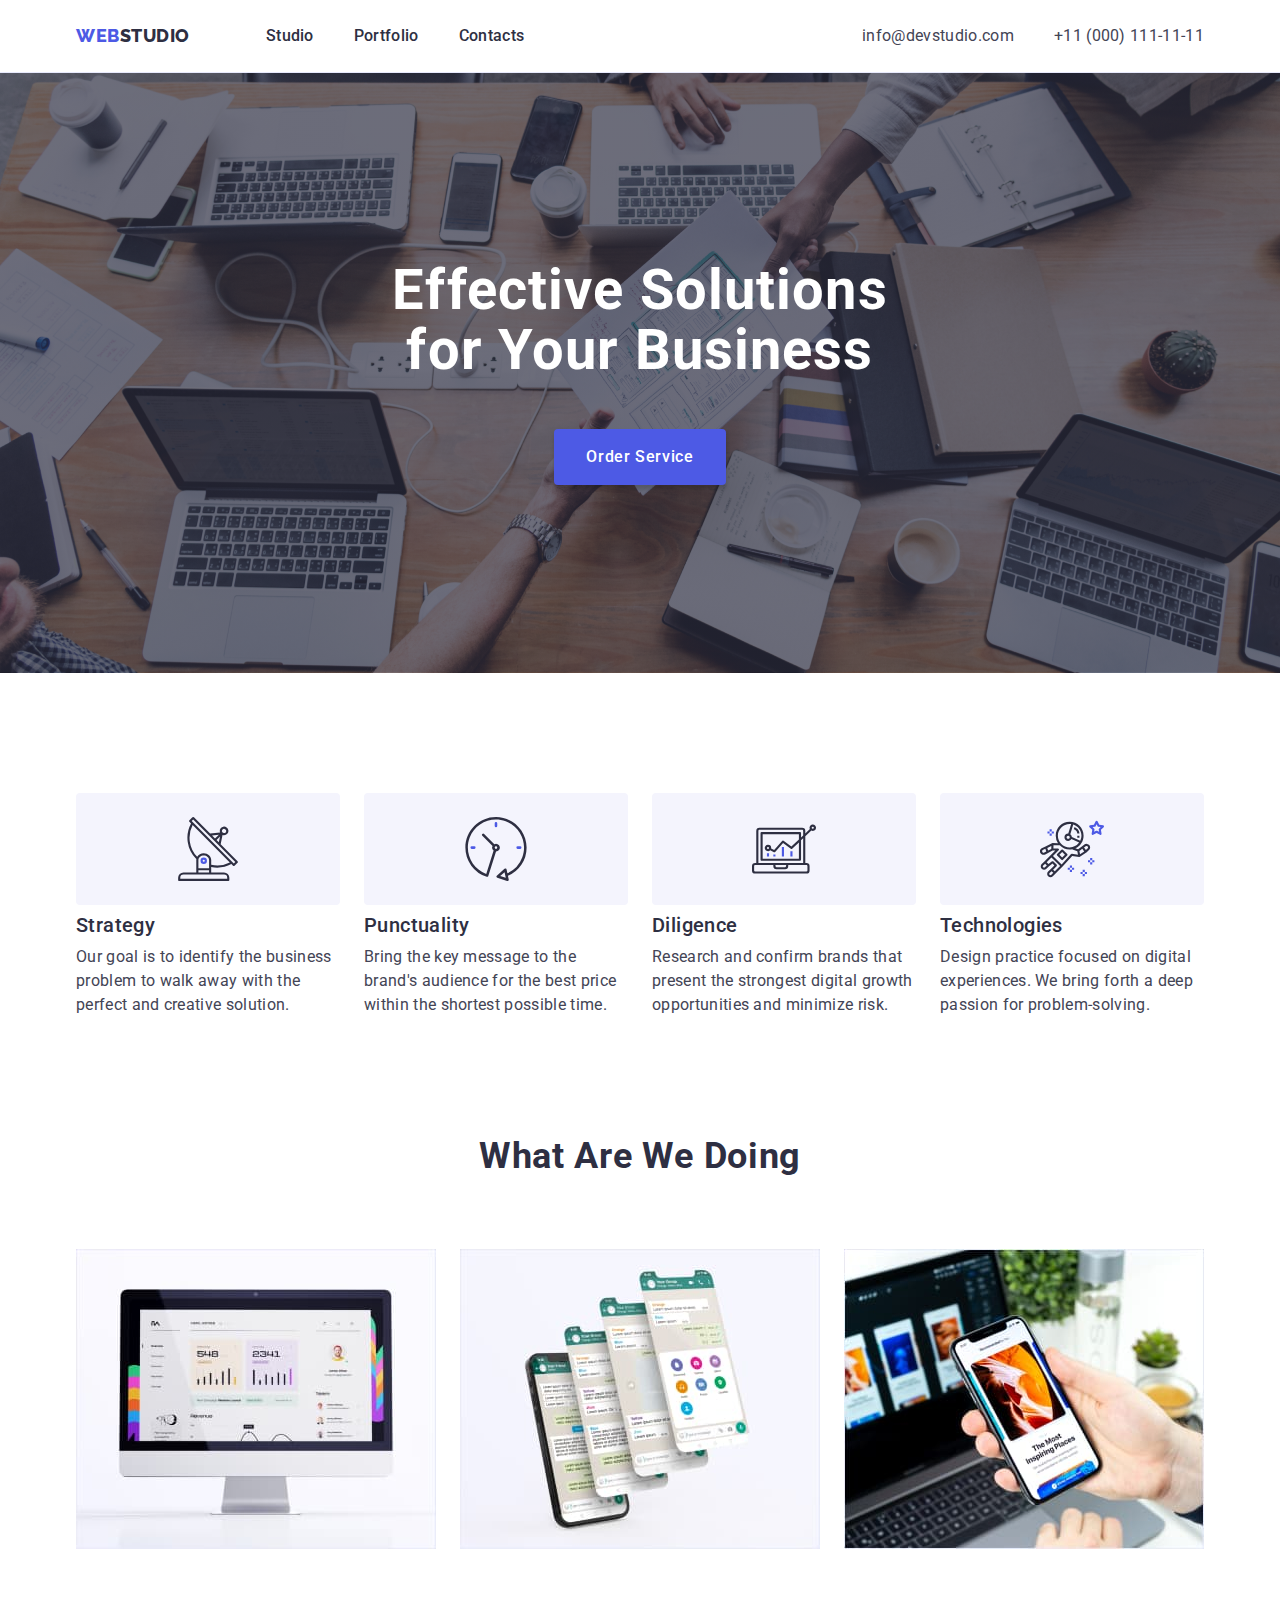
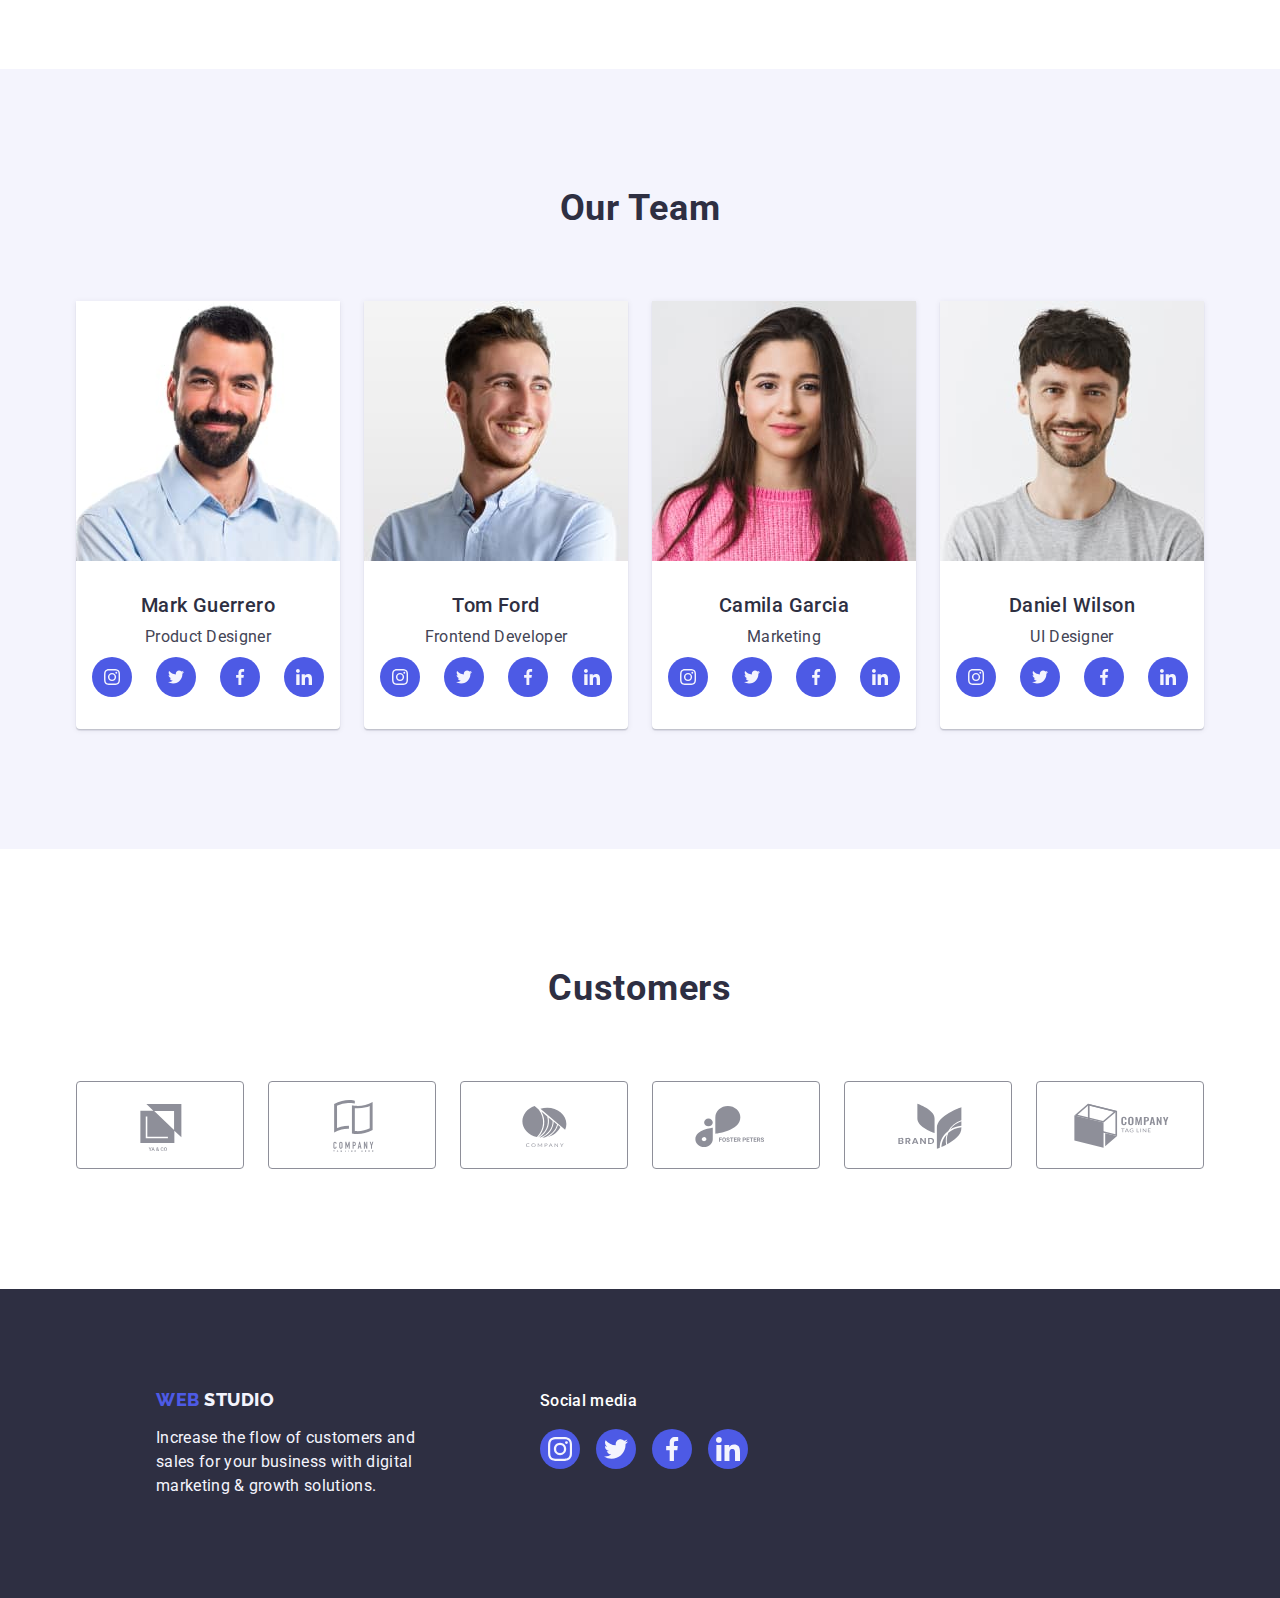
<file: index.html>
<!DOCTYPE html>
<html lang="en">
  <head>
    <meta charset="UTF-8" />
    <meta http-equiv="X-UA-Compatible" content="IE=edge" />
    <meta name="viewport" content="width=device-width, initial-scale=1.0" />
    <title>Document</title>
    <link rel="preconnect" href="https://fonts.googleapis.com" />
    <link rel="preconnect" href="https://fonts.gstatic.com" crossorigin />
    <link
      href="https://fonts.googleapis.com/css2?family=Raleway:wght@800&family=Roboto:wght@400;500;700&display=swap"
      rel="stylesheet"
    />
    <link
      rel="stylesheet"
      href="https://cdnjs.cloudflare.com/ajax/libs/modern-normalize/1.1.0/modern-normalize.min.css"
    />
    <link rel="stylesheet" href="./css/styles.css" />
  </head>

  <body>
    <!-- Шапка сторінки -->
    <header class="page-header">
      <div class="common-container container">
        <nav class="page-navigation">
          <a class="page-logo link" href="./index.html">
            Web <span class="description-first-word-page-logo">Studio</span></a
          >

          <ul class="menu list">
            <li class="menu-item">
              <a class="menu-link link" href="./index.html">Studio</a>
            </li>
            <li class="menu-item">
              <a class="menu-link link" href="./portfolio.html">Portfolio</a>
            </li>
            <li class="menu-item">
              <a class="menu-link link" href="">Contacts</a>
            </li>
          </ul>
        </nav>

        <address class="contact-information">
          <ul class="contacts list">
            <li class="contacts-item">
              <a class="contacts-element link" href="mailto:info@devstudio.com"
                >info@devstudio.com</a
              >
            </li>
            <li class="contacts-item">
              <a class="contacts-element link" href="tel:+110001111111"> +11 (000) 111-11-11</a>
            </li>
          </ul>
        </address>
      </div>
    </header>

    <!-- Унікальний контент сторінки -->
    <main>
      <!-- Перша секція. Головна інформація -->

      <section class="main-information">
        <div class="container">
          <h1 class="main-title">Effective Solutions for Your Business</h1>
          <button class="modal-open-button" type="button">Order Service</button>
        </div>
      </section>

      <!-- Друга секція. Основні принципи -->

      <section class="container-principles">
        <div class="container">
          <h2 class="main-principles" hidden>About us</h2>
          <ul class="summary list">
            <li class="title-essence-principles">
              <div class="title-essence-principles-icons">
                <svg class="title-essence-icon" aria-label="іконка антени" width="64" height="64">
                  <use href="./images/icons.svg#icon-antenna"></use>
                </svg>
              </div>
              <h3 class="principles">Strategy</h3>
              <p class="principles-description">
                Our goal is to identify the business problem to walk away with the perfect and
                creative solution.
              </p>
            </li>

            <li class="title-essence-principles">
              <div class="title-essence-principles-icons">
                <svg
                  class="title-essence-icon"
                  aria-label="іконка годинника"
                  width="64"
                  height="64"
                >
                  <use href="./images/icons.svg#icon-clock"></use>
                </svg>
              </div>
              <h3 class="principles">Punctuality</h3>
              <p class="principles-description">
                Bring the key message to the brand's audience for the best price within the shortest
                possible time.
              </p>
            </li>

            <li class="title-essence-principles">
              <div class="title-essence-principles-icons">
                <svg class="title-essence-icon" aria-label="іконка діаграми" width="64" height="64">
                  <use href="./images/icons.svg#icon-diagram"></use>
                </svg>
              </div>
              <h3 class="principles">Diligence</h3>
              <p class="principles-description">
                Research and confirm brands that present the strongest digital growth opportunities
                and minimize risk.
              </p>
            </li>

            <li class="title-essence-principles">
              <div class="title-essence-principles-icons">
                <svg
                  class="title-essence-icon"
                  aria-label="іконка астронавта"
                  width="64"
                  height="64"
                >
                  <use href="./images/icons.svg#icon-astronaut"></use>
                </svg>
              </div>
              <h3 class="principles">Technologies</h3>
              <p class="principles-description">
                Design practice focused on digital experiences. We bring forth a deep passion for
                problem-solving.
              </p>
            </li>
          </ul>
        </div>
      </section>

      <!-- Третя секція. Що ми робимо -->

      <section class="our-work">
        <div class="container">
          <h2 class="section-description">What are we doing</h2>
          <ul class="summary list">
            <li class="our-work-images">
              <img
                src="./images/what-are-we-doing/pc-screen.jpg"
                alt="photo-screen"
                width="360"
                height="300"
              />
            </li>

            <li class="our-work-images">
              <img
                src="./images/what-are-we-doing/tel-screen.jpg"
                alt="photo-tel-screen"
                width="360"
                height="300"
              />
            </li>

            <li class="our-work-images">
              <img
                src="./images/what-are-we-doing/tel.jpg"
                alt="photo-tel"
                width="360"
                height="300"
              />
            </li>
          </ul>
        </div>
      </section>

      <!-- Четверта секція. Працівники -->

      <section class="our-team-description">
        <div class="container">
          <h2 class="section-description">Our Team</h2>
          <ul class="our-team-description-list list">
            <li class="our-team-identification">
              <img src="./images/our-team/img-mark.jpg" alt="photo-mark" width="264" height="260" />
              <div class="person-information">
                <h3 class="name">Mark Guerrero</h3>
                <p class="position">Product Designer</p>
                <ul class="social-list list">
                  <li class="social-list-item">
                    <a href="" class="social-list-link">
                      <svg
                        class="social-list-icon"
                        aria-label="іконка інстаграм"
                        width="16"
                        height="16"
                      >
                        <use href="./images/icons.svg#icon-instagram"></use>
                      </svg>
                    </a>
                  </li>
                  <li class="social-list-item">
                    <a href="" class="social-list-link">
                      <svg
                        class="social-list-icon"
                        aria-label="іконка твітер"
                        width="16"
                        height="16"
                      >
                        <use href="./images/icons.svg#icon-twitter"></use>
                      </svg>
                    </a>
                  </li>
                  <li class="social-list-item">
                    <a href="" class="social-list-link">
                      <svg
                        class="social-list-icon"
                        aria-label="іконка фейсбук"
                        width="16"
                        height="16"
                      >
                        <use href="./images/icons.svg#icon-facebook"></use>
                      </svg>
                    </a>
                  </li>
                  <li class="social-list-item">
                    <a href="" class="social-list-link">
                      <svg
                        class="social-list-icon"
                        aria-label="іконка лінкедін"
                        width="16"
                        height="16"
                      >
                        <use href="./images/icons.svg#icon-linkedin"></use>
                      </svg>
                    </a>
                  </li>
                </ul>
              </div>
            </li>

            <li class="our-team-identification">
              <img src="./images/our-team/img-tom.jpg" alt="photo-tom" width="264" height="260" />
              <div class="person-information">
                <h3 class="name">Tom Ford</h3>
                <p class="position">Frontend Developer</p>
                <ul class="social-list list">
                  <li class="social-list-item">
                    <a href="" class="social-list-link">
                      <svg
                        class="social-list-icon"
                        aria-label="іконка інстаграм"
                        width="16"
                        height="16"
                      >
                        <use href="./images/icons.svg#icon-instagram"></use>
                      </svg>
                    </a>
                  </li>
                  <li class="social-list-item">
                    <a href="" class="social-list-link">
                      <svg
                        class="social-list-icon"
                        aria-label="іконка твітер"
                        width="16"
                        height="16"
                      >
                        <use href="./images/icons.svg#icon-twitter"></use>
                      </svg>
                    </a>
                  </li>
                  <li class="social-list-item">
                    <a href="" class="social-list-link">
                      <svg
                        class="social-list-icon"
                        aria-label="іконка фейсбук"
                        width="16"
                        height="16"
                      >
                        <use href="./images/icons.svg#icon-facebook"></use>
                      </svg>
                    </a>
                  </li>
                  <li class="social-list-item">
                    <a href="" class="social-list-link">
                      <svg
                        class="social-list-icon"
                        aria-label="іконка лінкедін"
                        width="16"
                        height="16"
                      >
                        <use href="./images/icons.svg#icon-linkedin"></use>
                      </svg>
                    </a>
                  </li>
                </ul>
              </div>
            </li>

            <li class="our-team-identification">
              <img
                src="./images/our-team/img-camila.jpg"
                alt="photo-camila"
                width="264"
                height="260"
              />
              <div class="person-information">
                <h3 class="name">Camila Garcia</h3>
                <p class="position">Marketing</p>
                <ul class="social-list list">
                  <li class="social-list-item">
                    <a href="" class="social-list-link">
                      <svg
                        class="social-list-icon"
                        aria-label="іконка інстаграм"
                        width="16"
                        height="16"
                      >
                        <use href="./images/icons.svg#icon-instagram"></use>
                      </svg>
                    </a>
                  </li>
                  <li class="social-list-item">
                    <a href="" class="social-list-link">
                      <svg
                        class="social-list-icon"
                        aria-label="іконка твітер"
                        width="16"
                        height="16"
                      >
                        <use href="./images/icons.svg#icon-twitter"></use>
                      </svg>
                    </a>
                  </li>
                  <li class="social-list-item">
                    <a href="" class="social-list-link">
                      <svg
                        class="social-list-icon"
                        aria-label="іконка фейсбук"
                        width="16"
                        height="16"
                      >
                        <use href="./images/icons.svg#icon-facebook"></use>
                      </svg>
                    </a>
                  </li>
                  <li class="social-list-item">
                    <a href="" class="social-list-link">
                      <svg
                        class="social-list-icon"
                        aria-label="іконка лінкедін"
                        width="16"
                        height="16"
                      >
                        <use href="./images/icons.svg#icon-linkedin"></use>
                      </svg>
                    </a>
                  </li>
                </ul>
              </div>
            </li>

            <li class="our-team-identification">
              <img
                src="./images/our-team/img-daniel.jpg"
                alt="photo-daniel"
                width="264"
                height="260"
              />
              <div class="person-information">
                <h3 class="name">Daniel Wilson</h3>
                <p class="position">UI Designer</p>
                <ul class="social-list list">
                  <li class="social-list-item">
                    <a href="" class="social-list-link">
                      <svg
                        class="social-list-icon"
                        aria-label="іконка інстаграм"
                        width="16"
                        height="16"
                      >
                        <use href="./images/icons.svg#icon-instagram"></use>
                      </svg>
                    </a>
                  </li>
                  <li class="social-list-item">
                    <a href="" class="social-list-link">
                      <svg
                        class="social-list-icon"
                        aria-label="іконка твітер"
                        width="16"
                        height="16"
                      >
                        <use href="./images/icons.svg#icon-twitter"></use>
                      </svg>
                    </a>
                  </li>
                  <li class="social-list-item">
                    <a href="" class="social-list-link">
                      <svg
                        class="social-list-icon"
                        aria-label="іконка фейсбук"
                        width="16"
                        height="16"
                      >
                        <use href="./images/icons.svg#icon-facebook"></use>
                      </svg>
                    </a>
                  </li>
                  <li class="social-list-item">
                    <a href="" class="social-list-link">
                      <svg
                        class="social-list-icon"
                        aria-label="іконка лінкедін"
                        width="16"
                        height="16"
                      >
                        <use href="./images/icons.svg#icon-linkedin"></use>
                      </svg>
                    </a>
                  </li>
                </ul>
              </div>
            </li>
          </ul>
        </div>
      </section>

      <!-- П'ята секція. Клієнти -->

      <section class="our-customers">
        <div class="container">
          <h2 class="section-description">Customers</h2>
          <ul class="icons-customers list">
            <li class="icons-customers-item">
              <a href="" class="icons-customers-link">
                <svg
                  class="icons-customers-view"
                  aria-label="логотип першого клієнта"
                  width="104"
                  height="56"
                >
                  <use href="./images/icons.svg#icon-first-client"></use>
                </svg>
              </a>
            </li>

            <li class="icons-customers-item">
              <a href="" class="icons-customers-link">
                <svg
                  class="icons-customers-view"
                  aria-label="логотип другого клієнта"
                  width="104"
                  height="56"
                >
                  <use href="./images/icons.svg#icon-second-client"></use>
                </svg>
              </a>
            </li>

            <li class="icons-customers-item">
              <a href="" class="icons-customers-link">
                <svg
                  class="icons-customers-view"
                  aria-label="логотип третього клієнта"
                  width="104"
                  height="56"
                >
                  <use href="./images/icons.svg#icon-third-client"></use>
                </svg>
              </a>
            </li>

            <li class="icons-customers-item">
              <a href="" class="icons-customers-link">
                <svg
                  class="icons-customers-view"
                  aria-label="логотип четвертого клієнта"
                  width="104"
                  height="56"
                >
                  <use href="./images/icons.svg#icon-fourth-client"></use>
                </svg>
              </a>
            </li>

            <li class="icons-customers-item">
              <a href="" class="icons-customers-link">
                <svg
                  class="icons-customers-view"
                  aria-label="логотип п'ятого клієнта"
                  width="104"
                  height="56"
                >
                  <use href="./images/icons.svg#icon-fifth-client"></use>
                </svg>
              </a>
            </li>

            <li class="icons-customers-item">
              <a href="" class="icons-customers-link">
                <svg
                  class="icons-customers-view"
                  aria-label="логотип шостого клієнта"
                  width="104"
                  height="56"
                >
                  <use href="./images/icons.svg#icon-sixth-client"></use>
                </svg>
              </a>
            </li>
          </ul>
        </div>
      </section>
    </main>

    <!-- Підвал сторінки -->

    <div class="footer-container">
      <footer class="under-logo-and-slogan">
        <div class="footer">
          <div class="footer-logo-container">
            <a class="footer-logo link" href="./portfolio.html">
              Web <span class="description-first-word-under-logo">Studio</span></a
            >
            <p class="footer-description">
              Increase the flow of customers and sales for your business with digital marketing &
              growth solutions.
            </p>
          </div>

          <div class="social-media">
            <p class="title-social-media">Social media</p>
            <ul class="social-media-list list">
              <li class="social-media-list-item">
                <a href="" class="social-media-list-link">
                  <svg
                    class="social-list-icon"
                    aria-label="іконка інстаграм"
                    width="24"
                    height="24"
                  >
                    <use href="./images/icons.svg#icon-instagram"></use>
                  </svg>
                </a>
              </li>

              <li class="social-media-list-item">
                <a href="" class="social-media-list-link">
                  <svg class="social-list-icon" aria-label="іконка твітер" width="24" height="24">
                    <use href="./images/icons.svg#icon-twitter"></use>
                  </svg>
                </a>
              </li>

              <li class="social-media-list-item">
                <a href="" class="social-media-list-link">
                  <svg class="social-list-icon" aria-label="іконка фейсбук" width="24" height="24">
                    <use href="./images/icons.svg#icon-facebook"></use>
                  </svg>
                </a>
              </li>
              <li class="social-media-list-item">
                <a href="" class="social-media-list-link">
                  <svg class="social-list-icon" aria-label="іконка лінкедін" width="24" height="24">
                    <use href="./images/icons.svg#icon-linkedin"></use>
                  </svg>
                </a>
              </li>
            </ul>
          </div>
        </div>
      </footer>
    </div>
  </body>
</html>
</file>
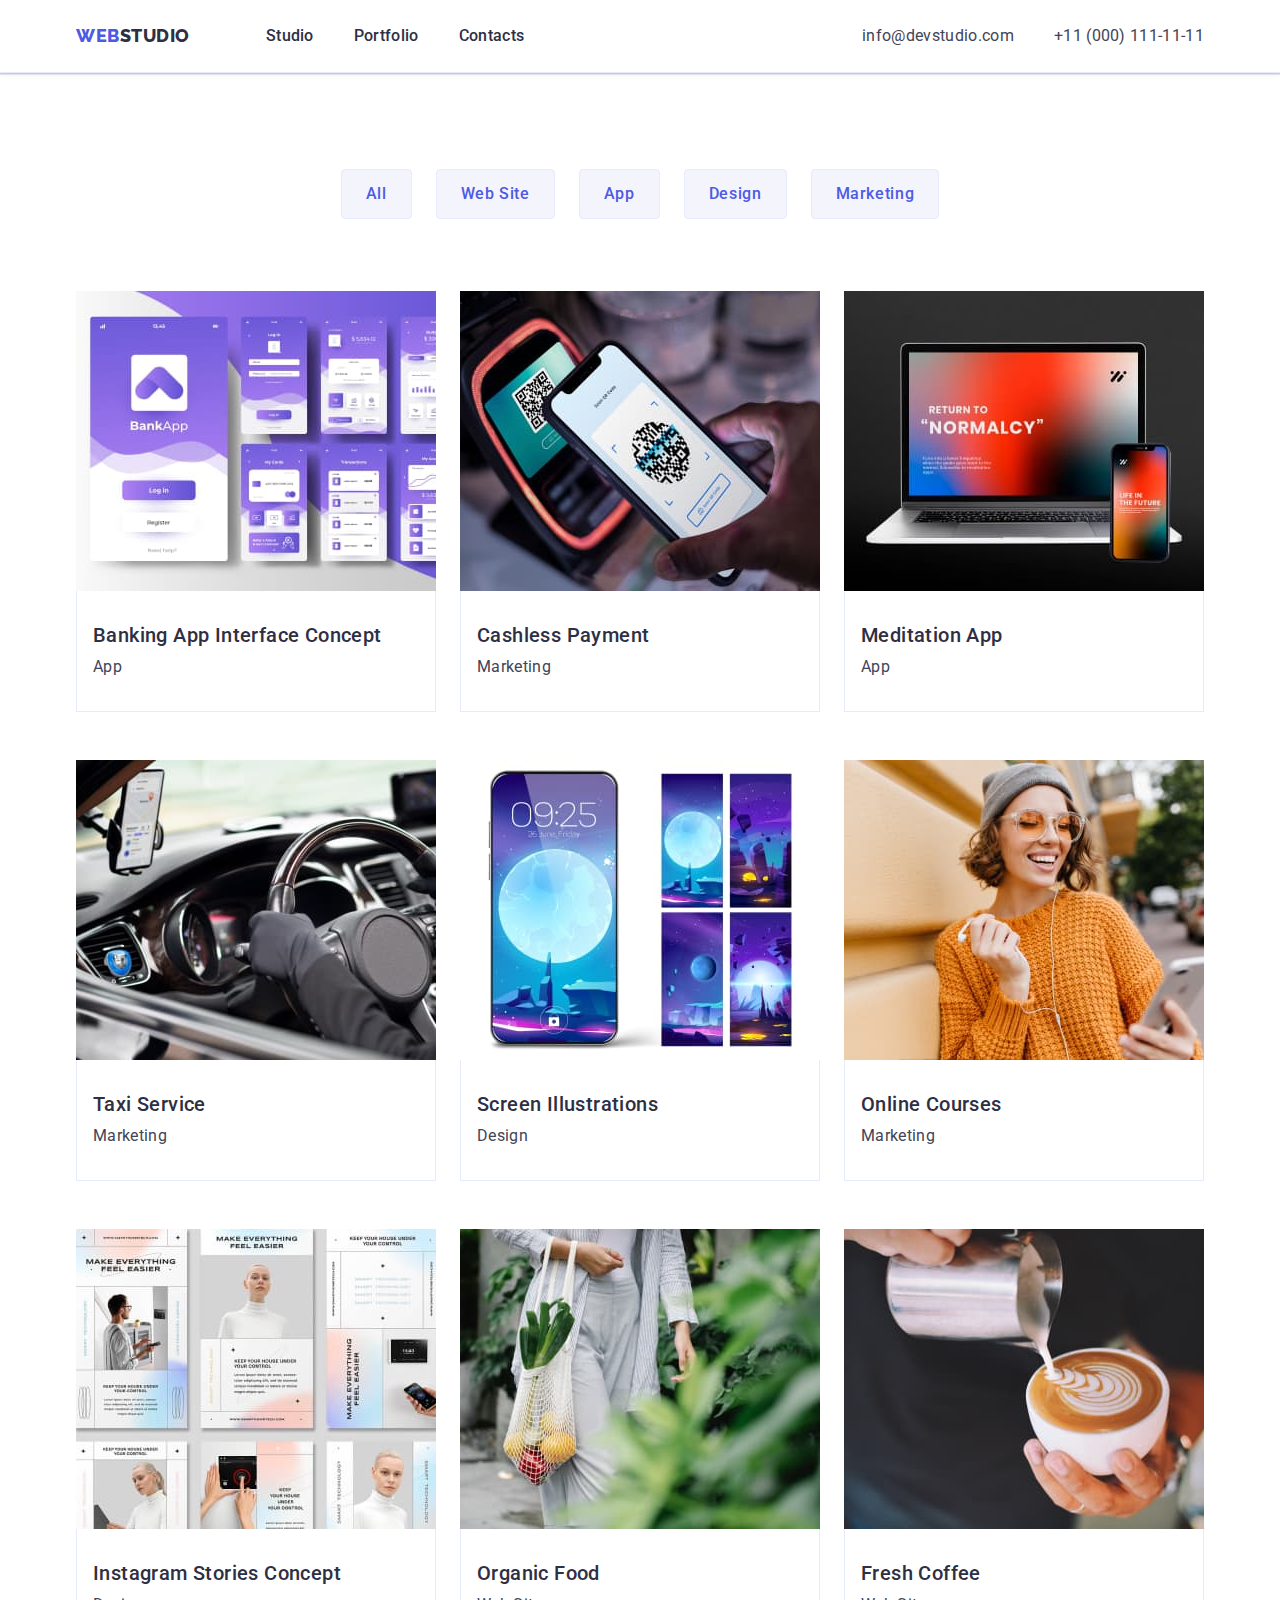
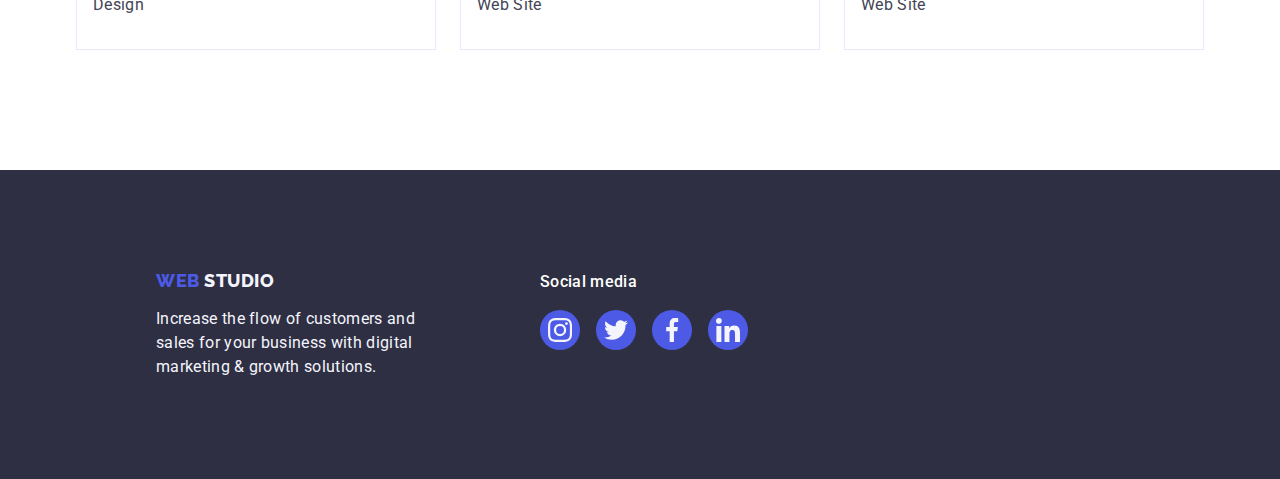
<file: portfolio.html>
<!DOCTYPE html>
<html lang="en">
  <head>
    <meta charset="UTF-8" />
    <meta http-equiv="X-UA-Compatible" content="IE=edge" />
    <meta name="viewport" content="width=device-width, initial-scale=1.0" />
    <title>Document</title>
    <link rel="preconnect" href="https://fonts.googleapis.com" />
    <link rel="preconnect" href="https://fonts.gstatic.com" crossorigin />
    <link
      href="https://fonts.googleapis.com/css2?family=Raleway:wght@800&family=Roboto:wght@400;500;700&display=swap"
      rel="stylesheet"
    />
    <link
      rel="stylesheet"
      href="https://cdnjs.cloudflare.com/ajax/libs/modern-normalize/1.1.0/modern-normalize.min.css"
    />
    <link rel="stylesheet" href="./css/styles.css" />
  </head>

  <body>
    <!-- Шапка сторінки -->
    <header class="page-header">
      <div class="common-container container">
        <nav class="page-navigation">
          <a class="page-logo link" href="./portfolio.html">
            Web <span class="description-first-word-page-logo">Studio</span></a
          >

          <ul class="menu list">
            <li class="menu-item"><a class="menu-link link" href="./index.html">Studio</a></li>
            <li class="menu-item">
              <a class="menu-link link" href="./portfolio.html">Portfolio</a>
            </li>
            <li class="menu-item"><a class="menu-link link" href="">Contacts</a></li>
          </ul>
        </nav>

        <address class="contact-information">
          <ul class="contacts list">
            <li class="contacts-item">
              <a class="contacts-element link" href="mailto:info@devstudio.com"
                >info@devstudio.com</a
              >
            </li>
            <li class="contacts-item">
              <a class="contacts-element link" href="tel:+110001111111"> +11 (000) 111-11-11</a>
            </li>
          </ul>
        </address>
      </div>
    </header>

    <!-- Унікальний контент сторінки -->
    <main>
      <section class="img-description">
        <div class="container">
          <h1 hidden>All</h1>
          <ul class="button-type list">
            <li><button class="modal-open-button-all" type="button">All</button></li>
            <li><button class="modal-open-button-all" type="button">Web Site</button></li>
            <li><button class="modal-open-button-all" type="button">App</button></li>
            <li><button class="modal-open-button-all" type="button">Design</button></li>
            <li><button class="modal-open-button-all" type="button">Marketing</button></li>
          </ul>

          <ul class="icons">
            <li class="icons-item">
              <a href="" class="review link">
                <img
                  src="./images/portfolio/banking-app.jpg"
                  alt="photo-banking-app"
                  width="360"
                  height="300"
                />
                <div class="app-name">
                  <h2 class="icons-description">Banking App Interface Concept</h2>
                  <p class="icons-type">App</p>
                </div>
              </a>
            </li>

            <li class="icons-item">
              <a href="" class="review link">
                <img
                  src="./images/portfolio/cashless-payment.jpg"
                  alt="photo-cashless-payment"
                  width="360"
                  height="300"
                />
                <div class="app-name">
                  <h2 class="icons-description">Cashless Payment</h2>
                  <p class="icons-type">Marketing</p>
                </div>
              </a>
            </li>

            <li class="icons-item">
              <a href="" class="review link">
                <img
                  src="./images/portfolio/meditation-app.jpg"
                  alt="photo-meditation-app"
                  width="360"
                  height="300"
                />
                <div class="app-name">
                  <h2 class="icons-description">Meditation App</h2>
                  <p class="icons-type">App</p>
                </div>
              </a>
            </li>

            <li class="icons-item">
              <a href="" class="review link"
                ><img
                  src="./images/portfolio/taxi-service.jpg"
                  alt="photo-taxi-service"
                  width="360"
                  height="300"
                />
                <div class="app-name">
                  <h2 class="icons-description">Taxi Service</h2>
                  <p class="icons-type">Marketing</p>
                </div>
              </a>
            </li>

            <li class="icons-item">
              <a href="" class="review link">
                <img
                  src="./images/portfolio/screen-illustations.jpg"
                  alt="photo-screen-illustations"
                  width="360"
                  height="300"
                />
                <div class="app-name">
                  <h2 class="icons-description">Screen Illustrations</h2>
                  <p class="icons-type">Design</p>
                </div>
              </a>
            </li>

            <li class="icons-item">
              <a href="" class="review link"
                ><img
                  src="./images/portfolio/online-courses.jpg"
                  alt="photo-online-courses"
                  width="360"
                  height="300"
                />
                <div class="app-name">
                  <h2 class="icons-description">Online Courses</h2>
                  <p class="icons-type">Marketing</p>
                </div>
              </a>
            </li>

            <li class="icons-item">
              <a href="" class="review link">
                <img
                  src="./images/portfolio/instagram-stories.jpg"
                  alt="photo-instagram-stories"
                  width="360"
                  height="300"
                />
                <div class="app-name">
                  <h2 class="icons-description">Instagram Stories Concept</h2>
                  <p class="icons-type">Design</p>
                </div>
              </a>
            </li>

            <li class="icons-item">
              <a href="" class="review link">
                <img
                  src="./images/portfolio/organic-food.jpg"
                  alt="photo-organic-food"
                  width="360"
                  height="300"
                />
                <div class="app-name">
                  <h2 class="icons-description">Organic Food</h2>
                  <p class="icons-type">Web Site</p>
                </div>
              </a>
            </li>

            <li class="icons-item">
              <a href="" class="review link">
                <img
                  src="./images/portfolio/fresh-coffee.jpg"
                  alt="photo-fresh-coffee"
                  width="360"
                  height="300"
                />
                <div class="app-name">
                  <h2 class="icons-description">Fresh Coffee</h2>
                  <p class="icons-type">Web Site</p>
                </div>
              </a>
            </li>
          </ul>
        </div>
      </section>
    </main>

    <!-- Підвал сторінки -->

    <div class="footer-container">
      <footer class="under-logo-and-slogan">
        <div class="footer">
          <div class="footer-logo-container">
            <a class="footer-logo link" href="./portfolio.html">
              Web <span class="description-first-word-under-logo">Studio</span></a
            >
            <p class="footer-description">
              Increase the flow of customers and sales for your business with digital marketing &
              growth solutions.
            </p>
          </div>

          <div class="social-media">
            <p class="title-social-media">Social media</p>
            <ul class="social-media-list list">
              <li class="social-media-list-item">
                <a href="" class="social-media-list-link">
                  <svg
                    class="social-list-icon"
                    aria-label="іконка інстаграм"
                    width="24"
                    height="24"
                  >
                    <use href="./images/icons.svg#icon-instagram"></use>
                  </svg>
                </a>
              </li>

              <li class="social-media-list-item">
                <a href="" class="social-media-list-link">
                  <svg class="social-list-icon" aria-label="іконка твітер" width="24" height="24">
                    <use href="./images/icons.svg#icon-twitter"></use>
                  </svg>
                </a>
              </li>

              <li class="social-media-list-item">
                <a href="" class="social-media-list-link">
                  <svg class="social-list-icon" aria-label="іконка фейсбук" width="24" height="24">
                    <use href="./images/icons.svg#icon-facebook"></use>
                  </svg>
                </a>
              </li>
              <li class="social-media-list-item">
                <a href="" class="social-media-list-link">
                  <svg class="social-list-icon" aria-label="іконка лінкедін" width="24" height="24">
                    <use href="./images/icons.svg#icon-linkedin"></use>
                  </svg>
                </a>
              </li>
            </ul>
          </div>
        </div>
      </footer>
    </div>

    <!-- <footer class="under-logo-and-slogan"> 
      <div class="container"> 
        <a class="page-logo link" href="./portfolio.html">
          Web <span class="description-first-word-under-logo">Studio</span></a
        >
  
        <p class="footer-description">
          Increase the flow of customers and sales for your business with digital marketing & growth
          solutions.
        </p>
      </div>
      
    </footer> -->
  </body>
</html>
</file>
<file: css/styles.css>
body {
  font-family: 'Roboto', sans-serif;
  color: #434455;
  background-color: #ffffff;
}

:root {
  --brand-color: #2e2f42;
}

.list {
  list-style: none;
}

.link,
.page-logo,
.footer-logo {
  text-decoration: none;
}

button {
  cursor: pointer;
}

h1,
h2,
h3,
h4,
p {
  margin-top: 0;
  margin-bottom: 0;
}

ul,
ol {
  margin-top: 0;
  margin-bottom: 0;
  padding-left: 0;
}

img {
  display: block;
}

.description-first-word-page-logo {
  color: var(--brand-color);
}

.page-logo {
  font-family: 'Raleway', sans-serif;
  font-style: normal;
  font-weight: 800;
  font-size: 18px;
  line-height: 1.17;
  color: #4d5ae5;

  /* identical to box height, or 117% */
  display: flex;
  align-items: center;
  letter-spacing: 0.03em;
  text-transform: uppercase;
  text-decoration: none;
  margin-right: 76px;

  /* Inside auto layout */
  flex: none;
  order: 0;
  flex-grow: 0;
}

.page-header {
  border-bottom: 1px solid #e7e9fc;
  box-shadow: 0px 2px 1px rgba(46, 47, 66, 0.08), 0px 1px 1px rgba(46, 47, 66, 0.16),
    0px 1px 6px rgba(46, 47, 66, 0.08);
}

.common-container {
  display: flex;
  align-items: center;
}

.container {
  width: 1158px;
  margin: 0 auto;
  padding: 0 15px;
}

.page-navigation {
  display: flex;
  align-items: center;
}

.menu {
  display: flex;
  gap: 40px;
}

.address-list {
  display: flex;
  align-items: center;
  margin-left: 332px;
}

.menu-link {
  font-style: normal;
  font-weight: 500;
  font-size: 16px;
  display: block;
  line-height: 1.5;
  padding: 24px 0;

  /* identical to box height, or 150% */
  letter-spacing: 0.02em;

  /* NAVY BLUE */
  color: var(--brand-color);
}

.menu-item,
.link:active {
  color: #9747ff;
}

.modal-open-button:hover,
.modal-open-button:focus {
  background-color: #404bbf;
}

.menu-item:hover,
.menu-item:focus,
.page-logo:hover,
.page-logo:focus,
.contacts:hover,
.contacts:focus,
.menu-link:hover,
.menu-link:focus {
  color: #404bbf;
}

.contact-information {
  font-style: normal;
  margin-left: auto;
}

.contacts-element {
  font-style: normal;
  font-weight: 400;
  font-size: 16px;
  line-height: 1.5;

  /* identical to box height, or 150% */
  letter-spacing: 0.02em;

  /* SLATE */
  color: #434455;
}

/* Перша секція. Головна інформація */

.main-information {
  background-color: var(--brand-color);
  padding: 188px 0;
  background-color: #2e2f42;
  background-image: linear-gradient(rgba(46, 47, 66, 0.7), rgba(46, 47, 66, 0.7)),
    url(../images/people-office.jpg);

  background-repeat: no-repeat;
  background-position: center;
  background-size: cover;
  max-width: 1440px;
  margin: 0 auto;
}

.main-title {
  font-style: normal;
  font-weight: 700;
  font-size: 56px;
  line-height: 1.07;
  max-width: 496px;

  /* or 107% */
  text-align: center;
  margin-left: auto;
  margin-right: auto;
  margin-bottom: 48px;
  letter-spacing: 0.02em;

  /* WHITE */
  color: #ffffff;
}

.button {
  display: block;
  min-width: 169px;
  height: 56px;
  border: none;
  background-color: #4d5ae5;
  border-radius: 4px;
  cursor: pointer;
}

.modal-open-button {
  font-style: normal;
  font-weight: 500;
  font-size: 16px;
  line-height: 1.5;
  background-color: #4d5ae5;
  min-width: 169px;
  border: none;

  /* identical to box height, or 150% */
  display: block;
  align-items: center;
  letter-spacing: 0.04em;

  /* WHITE */
  color: #ffffff;

  /* Inside auto layout */
  flex: none;
  order: 0;
  flex-grow: 0;

  /* Auto layout */
  display: block;
  flex-direction: row;
  align-items: flex-start;
  padding: 16px 32px;
  gap: 10px;

  left: 636px;
  right: 635px;
  top: 428px;
  bottom: 188px;

  /* IRIS */
  background: #4d5ae5;
  box-shadow: 0px 4px 4px rgba(0, 0, 0, 0.15);
  border-radius: 4px;
  margin: 0 auto;
}

.modal-open-button-all {
  font-style: normal;
  font-weight: 500;
  font-size: 16px;
  line-height: 1.5;
  letter-spacing: 0.04em;
  color: #4d5ae5;
  background-color: #f4f4fd;
  padding: 12px 24px;
  border: 1px solid #e7e9fc;
  border-radius: 4px;
}

.modal-open-button-all:hover,
.modal-open-button-all:focus {
  color: #ffffff;
  background-color: #404bbf;
  cursor: pointer;
  border: 1px solid transparent;
}

/* Друга секція. Основні принципи */

.container-principles {
  padding: 120px 0;
}

.title-essence-principles {
  width: calc((100% - 72px) / 4);
}

.title-essence-principles-icons {
  display: flex;
  align-items: center;
  justify-content: center;
  width: 264px;
  height: 112px;
  margin-bottom: 8px;
  background-color: #f4f4fd;
  border-radius: 4px;
}

.summary {
  display: flex;
  gap: 24px;
}

.principles {
  font-style: normal;
  font-weight: 500;
  font-size: 20px;
  line-height: 1.2;
  margin-bottom: 8px;

  /* identical to box height, or 120% */
  letter-spacing: 0.02em;

  /* NAVY BLUE */
  color: var(--brand-color);

  /* Inside auto layout */
  flex: none;
  order: 0;
  flex-grow: 0;
}

.principles-description {
  font-style: normal;
  font-weight: 400;
  font-size: 16px;
  line-height: 1.5;

  /* or 150% */
  letter-spacing: 0.02em;

  /* SLATE */
  color: #434455;

  /* Inside auto layout */
  flex: none;
  order: 1;
  flex-grow: 0;
}

/* Третя секція. Що ми робимо */

.our-work {
  padding-bottom: 120px;
}

.our-work-images {
  background-color: #ffffff;
  width: calc((100% - 48px) / 3);
}

/* Четверта секція. Працівники */

.our-team-description {
  background-color: #f4f4fd;
  padding: 120px 0;
}

.section-description {
  font-style: normal;
  font-weight: 700;
  font-size: 36px;
  line-height: 1.11;
  margin-bottom: 72px;

  /* identical to box height, or 111% */
  text-align: center;
  letter-spacing: 0.02em;
  text-transform: capitalize;

  /* NAVY BLUE */
  color: var(--brand-color);
}

.our-team-description-list {
  display: flex;
  gap: 24px;
}

.our-team-identification {
  background-color: #ffffff;
  width: calc((100% - 72px) / 4);
  box-shadow: 0px 1px 6px rgba(46, 47, 66, 0.08), 0px 1px 1px rgba(46, 47, 66, 0.16),
    0px 2px 1px rgba(46, 47, 66, 0.08);
  border-radius: 0px 0px 4px 4px;
}

.person-information {
  padding: 32px 0;
}

.name {
  font-style: normal;
  font-weight: 500;
  font-size: 20px;
  line-height: 1.2;
  margin-bottom: 8px;

  /* identical to box height, or 120% */
  text-align: center;
  letter-spacing: 0.02em;

  /* NAVY BLUE */
  color: var(--brand-color);

  /* Inside auto layout */
  flex: none;
  order: 0;
  flex-grow: 0;
}

.position {
  font-style: normal;
  font-weight: 400;
  font-size: 16px;
  line-height: 1.5;

  /* identical to box height, or 150% */
  text-align: center;
  letter-spacing: 0.02em;

  /* SLATE */
  color: #434455;

  /* Inside auto layout */
  flex: none;
  order: 1;
  flex-grow: 0;
  margin-bottom: 8px;
}

.social-list {
  display: flex;
  justify-content: center;
  gap: 24px;
}

.social-list-item {
  width: 40px;
  height: 40px;
}

.social-list-link,
.social-media-list-link {
  width: 100%;
  height: 100%;
  background-color: #4d5ae5;
  border-radius: 50%;
  display: flex;
  align-items: center;
  justify-content: center;
}

.social-list-link:hover,
.social-list-link:focus {
  background-color: #404bbf;
}

.social-list-icon {
  fill: #f4f4fd;
}

/* П'ята секція. Клієнти */

.our-customers {
  padding: 120px 0;
}

.icons-customers {
  display: flex;
  justify-content: center;
  gap: 24px;
}

.icons-customers-link {
  display: flex;
  justify-content: center;
  align-items: center;
  width: 168px;
  height: 88px;
  border: 1px solid #8e8f99;
  border-radius: 4px;
  background-color: #ffffff;
  color: #8e8f99;
}

.icons-customers-link:hover,
.icons-customers-link:focus {
  border-color: #404bbf;
  color: #404bbf;
}

.icons-customers-view {
  fill: currentColor;
}

/* Підвал сторінки */

.footer {
  display: flex;
  align-items: baseline;
}

.under-logo-and-slogan {
  background-color: var(--brand-color);
  padding: 100px 0;
}

.footer-logo-container {
  margin-right: 120px;
  padding-left: 156px;
}

.footer-logo {
  font-family: 'Raleway', sans-serif;
  font-style: normal;
  font-weight: 800;
  font-size: 18px;
  line-height: 1.17;
  color: #4d5ae5;
  margin-bottom: 16px;

  /* identical to box height, or 117% */
  display: inline-block;
  align-items: center;
  letter-spacing: 0.03em;
  text-transform: uppercase;

  /* Inside auto layout */
  flex: none;
  order: 0;
  flex-grow: 0;
}

.description-first-word-under-logo {
  color: #f4f4fd;
}

.footer-description {
  font-style: normal;
  font-weight: 400;
  font-size: 16px;
  line-height: 1.5;
  background-color: var(--brand-color);
  max-width: 264px;

  /* or 150% */
  letter-spacing: 0.02em;

  /* CLOUD */
  color: #f4f4fd;
}

.social-media {
  display: block;
}

.title-social-media {
  font-weight: 500;
  font-size: 16px;
  line-height: 1.5;
  letter-spacing: 0.02em;
  color: #ffffff;
  margin-bottom: 16px;
}

.social-media-list {
  display: flex;
  gap: 16px;
}

.social-media-list-item {
  width: 40px;
  height: 40px;
}

.social-media-list-link:hover,
.social-media-list-link:focus {
  background-color: #31d0aa;
}

.social-list-icon {
  fill: #f4f4fd;
}

/* Портфоліо */

.contacts {
  display: flex;
  gap: 40px;
}

.img-description {
  padding: 96px 0 120px;
}

.button-type {
  display: flex;
  justify-content: center;
  gap: 24px;
  margin-bottom: 72px;
}

.modal-open-button-all:hover,
.modal-open-button-all:focus {
  box-shadow: 0px 3px 1px rgba(0, 0, 0, 0.1), 0px 2px 1px rgba(0, 0, 0, 0.08),
    0px 2px 2px rgba(0, 0, 0, 0.12);
}

.icons {
  display: flex;
  flex-wrap: wrap;
  column-gap: 24px;
  row-gap: 48px;
}

.icons-item {
  width: calc((100% - 48px) / 3);
  list-style: none;
}

.review {
  display: block;
}

.review:hover,
.review:focus {
  box-shadow: 0px 1px 6px rgba(46, 47, 66, 0.08), 0px 1px 1px rgba(46, 47, 66, 0.16),
    0px 2px 1px rgba(46, 47, 66, 0.08);
}

.app-name {
  border: 1px solid #e7e9fc;
  border-top: none;
  padding: 32px 16px;
}

.icons-description {
  font-weight: 500;
  font-size: 20px;
  line-height: 1.2;
  letter-spacing: 0.02em;
  color: var(--brand-color);
  margin-bottom: 8px;
}

.icons-type {
  font-size: 16px;
  line-height: 1.5;
  letter-spacing: 0.02em;
  color: #434455;
}
</file>
